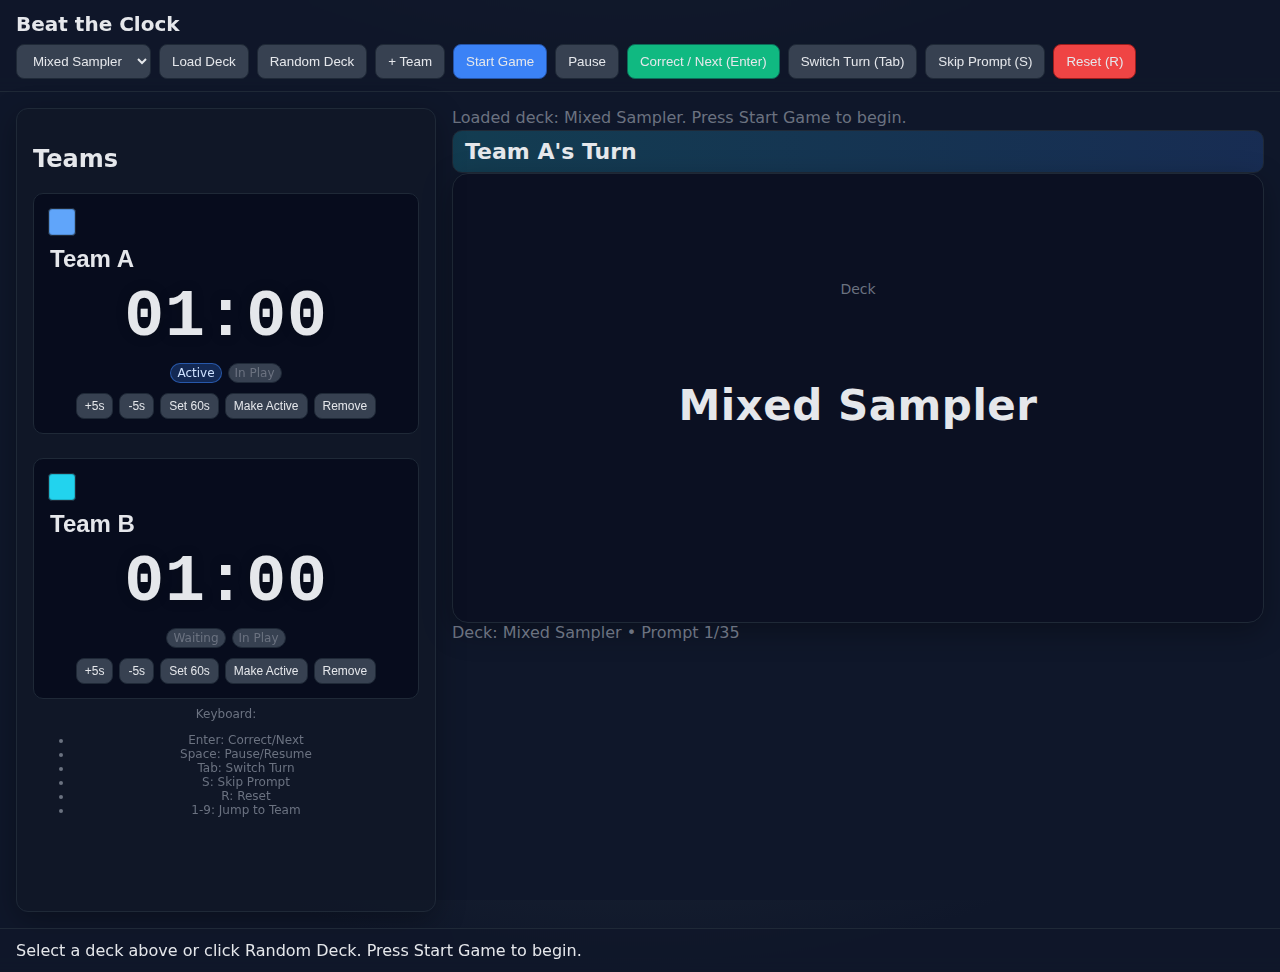
<file: BeatTheClockv2/index.html>
<!DOCTYPE html>
<html lang="en">
  <head>
    <meta charset="utf-8" />
    <title>Beat the Clock</title>
    <meta name="viewport" content="width=device-width, initial-scale=1" />
    <link rel="stylesheet" href="styles.css" />
  </head>
  <body>
    <header class="app-header">
      <h1>Beat the Clock</h1>
      <div class="controls">
        <!-- Deck controls -->
        <select id="deckSelect" title="Choose a deck"></select>
        <button id="btnLoadDeck">Load Deck</button>
        <button id="btnRandomDeck">Random Deck</button>

        <!-- Team/game controls -->
        <button id="btnAddTeam" title="Add a new team">+ Team</button>
        <button id="btnStart" class="primary">Start Game</button>
        <button id="btnPause">Pause</button>
        <button id="btnCorrect" class="success">Correct / Next (Enter)</button>
        <button id="btnSwitch">Switch Turn (Tab)</button>
        <button id="btnSkip">Skip Prompt (S)</button>
        <button id="btnReset" class="danger">Reset (R)</button>
      </div>
    </header>

    <main class="layout">
      <section class="sidebar">
        <h2>Teams</h2>
        <div id="teams"></div>
        <div class="hint">
          Keyboard:
          <ul>
            <li>Enter: Correct/Next</li>
            <li>Space: Pause/Resume</li>
            <li>Tab: Switch Turn</li>
            <li>S: Skip Prompt</li>
            <li>R: Reset</li>
            <li>1-9: Jump to Team</li>
          </ul>
        </div>
      </section>

      <section class="stage">
        <div id="status" class="status"></div>
        <div id="turnBanner" class="turn-banner"></div>
        <div id="prompt" class="prompt">
          <div class="prompt-inner">
            <div id="promptType" class="prompt-type"></div>
            <div id="promptContent" class="prompt-content"></div>
            <div id="promptAnswer" class="prompt-answer"></div>
          </div>
        </div>
        <div class="deck-info"><span id="deckName">Deck: None</span> • <span id="deckCounter">Prompt 0/0</span></div>
      </section>
    </main>

    <footer class="app-footer">
      <div>Select a deck above or click Random Deck. Press Start Game to begin.</div>
    </footer>

    <script src="app.js"></script>
  </body>
</html>
</file>
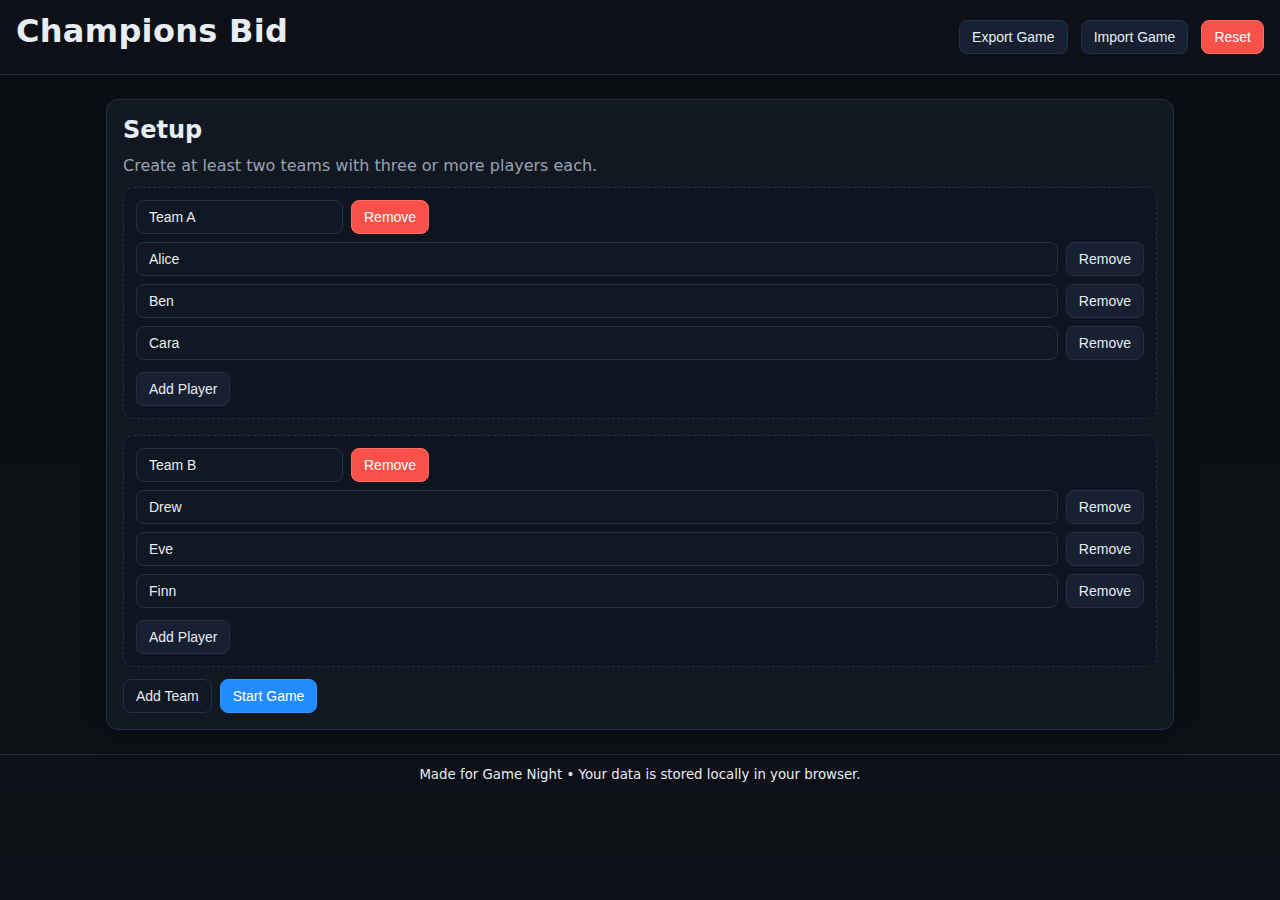
<file: ChampionsBid/index.html>
<!DOCTYPE html>
<html lang="en">
  <head>
    <meta charset="utf-8" />
    <title>Game Night: Champions Bid</title>
    <meta name="viewport" content="width=device-width, initial-scale=1" />
    <link rel="stylesheet" href="./styles.css" />
  </head>
  <body>
    <header class="app-header">
      <h1>Champions Bid</h1>
      <div class="header-actions">
        <button id="btn-export" class="secondary">Export Game</button>
        <button id="btn-import" class="secondary">Import Game</button>
        <input id="import-file" type="file" accept="application/json" hidden />
        <button id="btn-reset" class="danger">Reset</button>
      </div>
    </header>

    <main class="container">
      <!-- Setup -->
      <section id="setup-section" class="card">
        <h2>Setup</h2>
        <p>Create at least two teams with three or more players each.</p>
        <div id="teams-editor" class="teams-editor"></div>
        <div class="setup-actions">
          <button id="btn-add-team">Add Team</button>
          <button id="btn-start" class="primary">Start Game</button>
        </div>
      </section>

      <!-- Scoreboard -->
      <section id="score-section" class="card hidden">
        <div class="scoreboard-header">
          <h2>Scoreboard</h2>
          <div class="score-controls">
            <label>
              Starting team rotation:
              <select id="starting-rotation">
                <option value="round-robin">Round Robin</option>
                <option value="fixed">Fixed (Team 1)</option>
              </select>
            </label>
            <label title="Shows default start value; actual control is on the Listing screen">
              Timer:
              <input id="timer-enabled" type="checkbox" />
              <span id="timer-display" class="timer">01:00</span>
            </label>
            <button id="btn-edit-teams" class="secondary">Edit Teams</button>
          </div>
        </div>
        <div id="scoreboard" class="scoreboard"></div>
      </section>

      <!-- Round controls -->
      <section id="round-section" class="card hidden">
        <h2>Round</h2>
        <div class="round-form">
          <label class="stack">
            Topic/Category
            <input id="topic-input" type="text" placeholder="e.g., Clothing Brands" />
          </label>
          <label class="stack">
            Question (optional)
            <input id="question-input" type="text" placeholder="e.g., Name clothing brands" />
          </label>
        </div>

        <div id="champions-nomination" class="champions"></div>

        <div class="round-actions">
          <button id="btn-start-bidding" class="primary">Start Bidding</button>
        </div>

        <!-- Topic Bank -->
        <section id="topic-bank" class="topic-bank card subtle">
          <div class="topic-bank-header">
            <h3>Topic Bank</h3>
            <div class="bank-controls">
              <input id="bank-search" type="text" placeholder="Search topic/questions..." />
              <select id="bank-category-filter">
                <option value="__all__">All Categories</option>
              </select>
              <button id="btn-bank-random-any" class="secondary">Random Topic + Question</button>
              <button id="btn-bank-random-cat" class="secondary">Random in Category</button>
            </div>
          </div>
          <div id="bank-list" class="bank-list"></div>
        </section>
      </section>

      <!-- Bidding -->
      <section id="bidding-section" class="card hidden">
        <!-- Spotlight -->
        <div class="topic-spotlight">
          <div class="topic-title" id="spotlight-topic-bidding">—</div>
          <div class="topic-question" id="spotlight-question-bidding">—</div>
        </div>

        <div class="bidding-header">
          <h2>Bidding</h2>
          <div>
            <span class="badge" id="badge-starting-team">Starting Team</span>
            <span class="badge" id="badge-active-team">Active Team</span>
          </div>
        </div>

        <div class="bidding-info">
          <div>
            <strong>Topic:</strong> <span id="bidding-topic">—</span><br />
            <strong>Question:</strong> <span id="bidding-question">—</span>
          </div>
          <div class="current-bid">
            <strong>Current Bid:</strong>
            <span id="current-bid-amount">—</span>
            <span id="current-bid-team" class="pill">—</span>
          </div>
        </div>

        <div id="bidding-turn" class="bidding-turn">
          <div class="bidding-controls">
            <button id="btn-bid-plus1">Bid +1</button>
            <div class="inline">
              <label for="bid-custom">Bid custom</label>
              <input id="bid-custom" type="number" min="1" value="1" />
              <button id="btn-bid-custom">Bid</button>
            </div>
            <button id="btn-challenge" class="danger">Challenge</button>
          </div>
          <p class="hint">Initial minimum bid is 1. You may raise by 1 or more. Challenge when you believe the other team cannot reach their bid.</p>
        </div>
      </section>

      <!-- Listing -->
      <section id="listing-section" class="card hidden">
        <!-- Spotlight -->
        <div class="topic-spotlight">
          <div class="topic-title" id="spotlight-topic-listing">—</div>
          <div class="topic-question" id="spotlight-question-listing">—</div>
        </div>

        <div class="listing-header">
          <h2>Listing</h2>
          <div class="listing-meta">
            <div><strong>Challenged Team:</strong> <span id="listing-team" class="pill">—</span></div>
            <div><strong>Must list at least:</strong> <span id="listing-required">—</span></div>
            <div><strong>Topic:</strong> <span id="listing-topic">—</span></div>
          </div>
        </div>

        <!-- Timer controls (manual start + adjustable) -->
        <div class="timer-controls">
          <div class="timer-display-large" id="timer-display-large">01:00</div>
          <div class="timer-controls-row">
            <label class="inline">
              Seconds:
              <input id="timer-seconds-input" type="number" min="5" max="3600" step="5" value="60" />
            </label>
            <button id="btn-timer-start" class="primary">Start Timer</button>
            <button id="btn-timer-pause" class="secondary">Pause</button>
            <button id="btn-timer-reset" class="secondary">Reset</button>
          </div>
          <small class="muted">Beep sounds every second from 10s to 0.</small>
        </div>

        <!-- Counter controls -->
        <div class="counter-controls">
          <label class="inline">
            <input id="counter-enabled" type="checkbox" />
            Use manual counter instead of typing items
          </label>
          <div id="counter-panel" class="counter-panel hidden">
            <div class="counter-display" id="counter-display">0</div>
            <div class="counter-buttons">
              <button id="btn-counter-minus" class="secondary">-1</button>
              <button id="btn-counter-plus" class="primary">+1</button>
              <button id="btn-counter-reset" class="secondary">Reset</button>
            </div>
          </div>
        </div>

        <div class="listing-input" id="listing-typing-area">
          <label class="stack">
            Add item
            <input id="listing-input" type="text" placeholder="Type an item and press Enter" />
          </label>
          <div class="listing-actions">
            <button id="btn-clear-last" class="secondary">Undo Last</button>
            <button id="btn-clear-all" class="secondary">Clear All</button>
          </div>
        </div>

        <div class="listing-body">
          <div class="listing-count">
            <strong>Unique items listed / Count:</strong> <span id="listed-count">0</span>
            <span id="timer-live" class="timer hidden">01:00</span>
          </div>
          <ul id="listed-items" class="chips"></ul>
        </div>

        <div class="listing-footer">
          <button id="btn-complete-success" class="primary">Champion Hit the Number</button>
          <button id="btn-complete-fail" class="danger">Champion Failed</button>
        </div>
      </section>

      <!-- Result -->
      <section id="result-section" class="card hidden">
        <!-- Spotlight -->
        <div class="topic-spotlight">
          <div class="topic-title" id="spotlight-topic-result">—</div>
          <div class="topic-question" id="spotlight-question-result">—</div>
        </div>

        <h2>Round Result</h2>
        <p id="result-summary"></p>

        <div class="forfeit">
          <label class="stack">
            Forfeit for losing team (optional note)
            <input id="forfeit-input" type="text" placeholder="e.g., Sing a song" />
          </label>
        </div>

        <div class="result-actions">
          <button id="btn-next-round" class="primary">Next Round</button>
        </div>
      </section>
    </main>

    <footer class="app-footer">
      <small>Made for Game Night • Your data is stored locally in your browser.</small>
    </footer>

    <script type="module" src="./app.js"></script>
  </body>
</html>
</file>
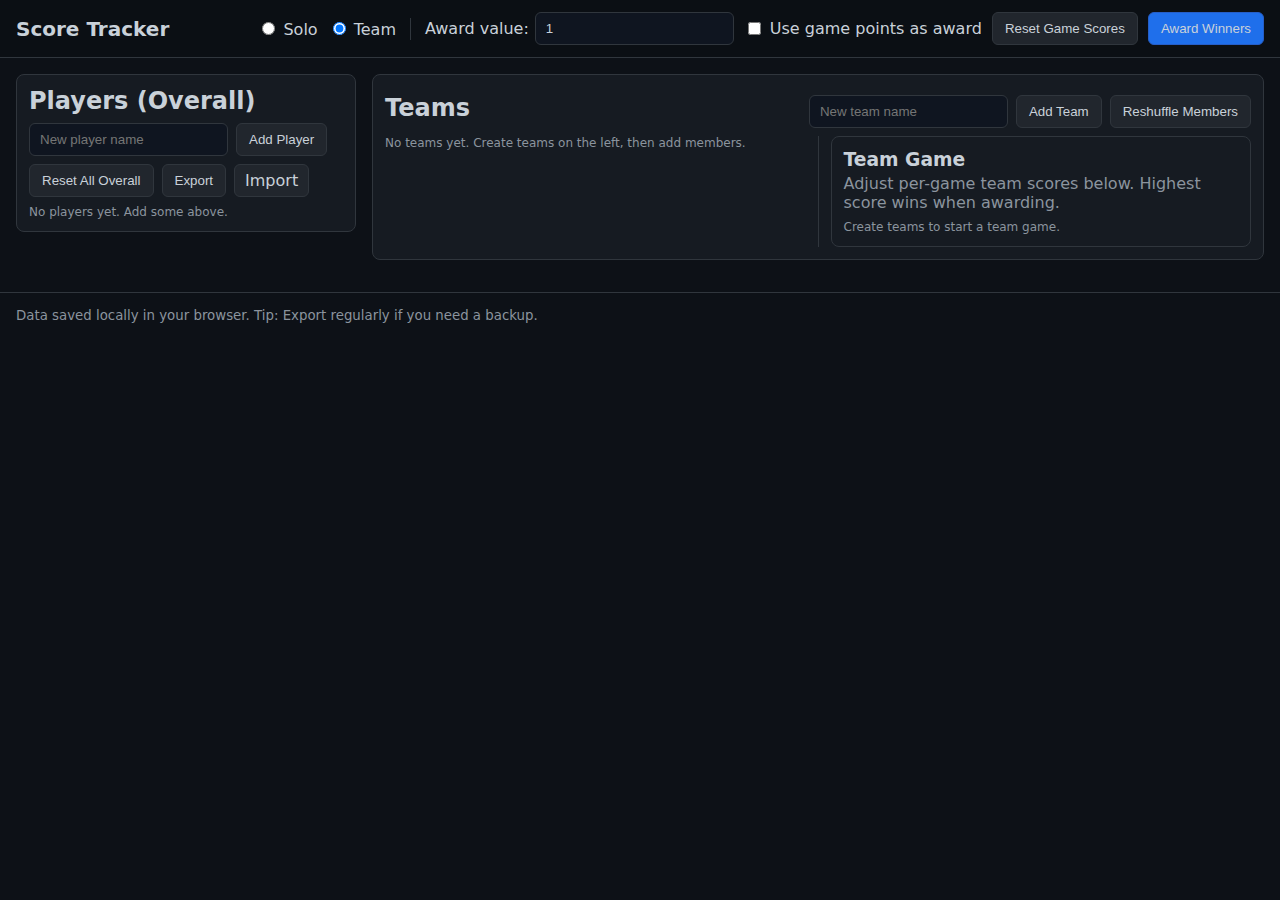
<file: ScoreTracker/index.html>
<!DOCTYPE html>
<html lang="en">
  <head>
    <meta charset="UTF-8" />
    <title>Score Tracker - Players and Teams</title>
    <meta name="viewport" content="width=device-width, initial-scale=1" />
    <link rel="stylesheet" href="./styles.css" />
  </head>
  <body>
    <header class="app-header">
      <h1>Score Tracker</h1>
      <div class="mode-controls">
        <label><input type="radio" name="mode" value="solo" id="modeSolo" /> Solo</label>
        <label><input type="radio" name="mode" value="team" id="modeTeam" checked /> Team</label>
        <span class="divider"></span>
        <label class="inline">
          Award value:
          <input type="number" id="awardValue" min="1" value="1" />
        </label>
        <label class="inline">
          <input type="checkbox" id="useGamePointsAward" />
          Use game points as award
        </label>
        <button id="resetGameBtn" title="Reset current game's scores">Reset Game Scores</button>
        <button id="awardWinnersBtn" class="primary" title="Award overall points to winners and reset game scores">Award Winners</button>
      </div>
    </header>

    <main class="app-main">
      <aside class="sidebar">
        <section class="panel">
          <h2>Players (Overall)</h2>
          <div class="controls">
            <input type="text" id="newPlayerName" placeholder="New player name" />
            <button id="addPlayerBtn">Add Player</button>
          </div>
          <div class="subcontrols">
            <button id="resetAllOverallBtn" title="Set all overall scores to 0">Reset All Overall</button>
            <button id="exportBtn" title="Export state to JSON">Export</button>
            <label for="importFile" class="import-label">Import</label>
            <input type="file" id="importFile" accept="application/json" />
          </div>
          <div id="playersList" class="list players-list"></div>
        </section>
      </aside>

      <section class="content">
        <section class="panel" id="soloPanel" hidden>
          <h2>Solo Game</h2>
          <p class="help">Toggle which players are active for this game. Adjust per-game scores below. Highest score wins when awarding.</p>
          <div class="controls">
            <label><input type="checkbox" id="soloToggleAll" /> Toggle All</label>
          </div>
          <div id="soloGameList" class="list game-list"></div>
        </section>

        <section class="panel" id="teamPanel">
          <div class="panel-header">
            <h2>Teams</h2>
            <div class="controls">
              <input type="text" id="newTeamName" placeholder="New team name" />
              <button id="addTeamBtn">Add Team</button>
              <button id="reshuffleBtn" title="Randomly distribute players into teams">Reshuffle Members</button>
            </div>
          </div>
          <div class="teams-wrapper">
            <div id="teamsList" class="teams-list"></div>
            <div class="divider-vertical"></div>
            <div class="panel">
              <h3>Team Game</h3>
              <p class="help">Adjust per-game team scores below. Highest score wins when awarding.</p>
              <div id="teamGameList" class="list game-list"></div>
            </div>
          </div>
        </section>
      </section>
    </main>

    <footer class="app-footer">
      <small>Data saved locally in your browser. Tip: Export regularly if you need a backup.</small>
    </footer>

    <script src="./app.js"></script>
  </body>
</html>
</file>
<file: BeatTheClockv2/styles.css>
:root {
  --bg: #0f172a;
  --panel: #111827;
  --muted: #6b7280;
  --text: #e5e7eb;
  --accent: #22d3ee;
  --good: #10b981;
  --warn: #f59e0b;
  --bad: #ef4444;
  --active: #3b82f6;
  --border: #1f2937;
  --chip: #374151;
  --shadow: 0 8px 30px rgba(0, 0, 0, 0.3);
}

* {
  box-sizing: border-box;
}
html,
body {
  height: 100%;
}
body {
  margin: 0;
  font-family: ui-sans-serif, system-ui, -apple-system, Segoe UI, Roboto, Ubuntu, Cantarell, Noto Sans, Helvetica Neue, Arial, Apple Color Emoji, Segoe UI Emoji;
  background: radial-gradient(1200px 600px at 50% -200px, #1f2937 0%, var(--bg) 45%);
  color: var(--text);
}

.app-header,
.app-footer {
  padding: 12px 16px;
  border-bottom: 1px solid var(--border);
  background: rgba(15, 23, 42, 0.7);
  backdrop-filter: blur(6px);
}
.app-footer {
  border-top: 1px solid var(--border);
  border-bottom: none;
}

.app-header h1 {
  margin: 0 0 8px 0;
  font-size: 20px;
}
.controls {
  display: flex;
  gap: 8px;
  flex-wrap: wrap;
}

button,
select {
  background: var(--chip);
  color: var(--text);
  border: 1px solid var(--border);
  padding: 8px 12px;
  border-radius: 8px;
  cursor: pointer;
}
button.primary {
  background: var(--active);
  border-color: #2553a5;
}
button.success {
  background: var(--good);
  border-color: #0b6d59;
}
button.danger {
  background: var(--bad);
  border-color: #9b1c1c;
}
button:disabled {
  opacity: 0.5;
  cursor: not-allowed;
}
select {
  cursor: default;
}

/* Layout: stage first, sidebar below (stacked) */
.layout {
  display: grid;
  grid-template-areas:
    "stage"
    "sidebar";
  grid-template-columns: 1fr;
  grid-auto-rows: auto;
  gap: 16px;
  padding: 16px;
}
.stage {
  grid-area: stage;
}
.sidebar {
  grid-area: sidebar;
  background: rgba(17, 24, 39, 0.6);
  border: 1px solid var(--border);
  border-radius: 12px;
  padding: 16px;
  box-shadow: var(--shadow);
  max-height: none;
  overflow: visible;
}

/* Teams grid: place team cards side by side responsively */
#teams {
  display: grid;
  grid-template-columns: repeat(auto-fill, minmax(400px, 1fr));
  gap: 24px;
}

/* Stage */
.status {
  min-height: 22px;
  color: var(--muted);
}

.turn-banner {
  font-size: 22px;
  font-weight: 700;
  /* Default look; inline styles from JS will tint this to the active team color */
  background: linear-gradient(90deg, rgba(34, 211, 238, 0.2), rgba(59, 130, 246, 0.2));
  border: 1px solid var(--border);
  padding: 8px 12px;
  border-radius: 10px;
}

.prompt {
  background: #0b1022;
  border: 1px solid var(--border);
  border-radius: 16px;
  box-shadow: var(--shadow);
  display: grid;
  place-items: center;
  padding: 12px;
  min-height: 50vh;
}
.prompt-inner {
  width: min(900px, 100%);
  text-align: center;
}
.prompt-type {
  color: var(--muted);
  font-size: 14px;
  margin-bottom: 8px;
}
.prompt-content {
  min-height: 200px;
  display: grid;
  place-items: center;
  padding: 8px;
}
.prompt-content .text {
  font-size: clamp(22px, 5vw, 42px);
  font-weight: 800;
  letter-spacing: 0.5px;
}
.prompt-content img {
  max-width: 100%;
  max-height: 55vh;
  object-fit: contain;
  border-radius: 10px;
  border: 1px solid var(--border);
  background: #020617;
}
.prompt-answer {
  margin-top: 10px;
  color: var(--muted);
  font-size: 14px;
}

.deck-info {
  color: var(--muted);
}

/* Team cards: smaller, compact, but timer still biggest */
.team-card {
  display: grid;
  grid-template-columns: 1fr;
  gap: 8px;
  background: rgba(2, 6, 23, 0.6);
  border: 1px solid var(--border);
  border-radius: 10px;
  padding: 10px;
  margin: 0;
}

.team-row {
  display: flex;
  align-items: center;
  gap: 8px;
  flex-wrap: wrap;
}

/* Team color input: compact native color picker */
.team-color-input {
  width: 28px;
  height: 28px;
  padding: 0;
  border: 0;
  background: transparent;
  cursor: pointer;
  border-radius: 6px;
  display: inline-block;
  vertical-align: middle;
}
.team-color-input::-webkit-color-swatch-wrapper {
  padding: 0;
  border-radius: 6px;
}
.team-color-input::-webkit-color-swatch {
  border: 1px solid var(--border, #1f2937);
  border-radius: 6px;
}

/* The clickable preview swatch */
.team-color {
  width: 28px;
  height: 28px;
  border-radius: 4px;
  border: 1px solid var(--border, #1f2937);
  cursor: pointer;
  box-shadow: inset 0 0 0 1px rgba(0, 0, 0, 0.15);
}

.team-name {
  flex: 1;
  font-weight: 800;
  font-size: 24px;
  outline: none;
  background: transparent;
  color: var(--text);
  border: none;
  border-bottom: 1px dashed transparent;
}
.team-name:focus {
  border-bottom: 1px dashed var(--muted);
}

/* Timer: most prominent in a compact card */
.timer {
  order: 3;
  flex-basis: 100%;
  text-align: center;
  font-family: ui-monospace, SFMono-Regular, Menlo, Monaco, Consolas, "Liberation Mono", "Courier New", monospace;
  font-size: clamp(24px, 3.2vw, 60px);
  line-height: 1.05;
  font-weight: 900;
  letter-spacing: 0.5px;
}
.timer.warn {
  color: var(--warn);
}
.timer.danger {
  color: var(--bad);
}

.badges {
  display: flex;
  gap: 6px;
  flex-wrap: wrap;
  justify-content: center;
}
.badge {
  padding: 2px 6px;
  border-radius: 999px;
  background: var(--chip);
  border: 1px solid var(--border);
  color: var(--muted);
  font-size: 12px;
}
.badge.active {
  background: rgba(59, 130, 246, 0.25);
  color: #cfe2ff;
  border-color: #3b82f688;
}
.badge.eliminated {
  background: rgba(239, 68, 68, 0.2);
  color: #fecaca;
  border-color: #ef444480;
}

.team-actions {
  display: flex;
  gap: 6px;
  justify-content: center;
  flex-wrap: wrap;
}
.team-actions button {
  padding: 5px 8px;
  font-size: 12px;
}

/* Hints */
.hint {
  color: var(--muted);
  font-size: 12px;
  margin-top: 8px;
  text-align: center;
}

/* Responsive: stack teams to single column on very narrow screens */
@media (max-width: 560px) {
  #teams {
    grid-template-columns: 1fr;
  }
}

/* === Add to the end of styles.css === */

/* Desktop/layout: put sidebar left of stage, make it taller and scrollable */
@media (min-width: 980px) {
  .layout {
    grid-template-areas: "sidebar stage";
    grid-template-columns: 420px 1fr; /* wider sidebar */
    align-items: start;
  }

  .sidebar {
    position: sticky;
    top: 72px; /* approximate header height; adjust if needed */
    height: calc(100vh - 72px - 24px);
    overflow: auto;
  }

  /* In a narrow sidebar, keep teams in a single column for readability */
  .sidebar #teams {
    grid-template-columns: 1fr !important;
  }

  .stage {
    min-height: calc(100vh - 72px - 24px);
  }
}

/* Enlarge team cards slightly */
.team-card {
  padding: 14px;
  gap: 10px;
}

/* Enlarge timer prominently */
.timer {
  font-size: clamp(36px, 5.2vw, 96px); /* was clamp(24px, 3.2vw, 60px) */
  letter-spacing: 0.8px;
  text-shadow: 0 0 12px rgba(0, 0, 0, 0.25);
}

/* Make warn/danger stand out a bit more */
.timer.warn {
  color: var(--warn);
  text-shadow: 0 0 14px rgba(245, 158, 11, 0.25);
}
.timer.danger {
  color: var(--bad);
  text-shadow: 0 0 14px rgba(239, 68, 68, 0.25);
}
</file>
<file: ChampionsBid/styles.css>
:root {
  --bg: #0b0f14;
  --card: #121821;
  --muted: #98a2b3;
  --text: #e6edf3;
  --primary: #218bff;
  --danger: #f85149;
  --ok: #3fb950;
  --border: #233043;
  --pill: #1f2a3a;
  --chip: #182233;
  --focus: #7aa2f7;
}

* {
  box-sizing: border-box;
}
html,
body {
  height: 100%;
}
body {
  margin: 0;
  font-family: system-ui, -apple-system, Segoe UI, Roboto, Helvetica, Arial, Noto Sans, "Apple Color Emoji", "Segoe UI Emoji";
  background: linear-gradient(180deg, #0b0f14 0%, #0b0f14 40%, #0d1117 100%);
  color: var(--text);
}

.hidden {
  display: none !important;
}

.app-header,
.app-footer {
  display: flex;
  align-items: center;
  justify-content: space-between;
  padding: 12px 16px;
  border-bottom: 1px solid var(--border);
  background: #0d1117;
}
.app-footer {
  border-top: 1px solid var(--border);
  border-bottom: none;
  justify-content: center;
}

.header-actions button {
  margin-left: 8px;
}

.container {
  max-width: 1100px;
  margin: 24px auto;
  padding: 0 16px;
  display: grid;
  gap: 16px;
}
.card {
  background: var(--card);
  border: 1px solid var(--border);
  border-radius: 12px;
  padding: 16px;
  box-shadow: 0 8px 24px rgba(0, 0, 0, 0.25);
}
.card.subtle {
  background: #0f1520;
}

h1,
h2,
h3 {
  margin: 0 0 12px 0;
}
p {
  margin: 6px 0 12px 0;
  color: var(--muted);
}
.hint {
  color: var(--muted);
  font-size: 0.9rem;
}

button,
input,
select {
  background: #0f1722;
  color: var(--text);
  border: 1px solid var(--border);
  border-radius: 8px;
  padding: 8px 12px;
  font-size: 14px;
}
button {
  cursor: pointer;
}
button.primary {
  background: var(--primary);
  border-color: #2b95ff;
  color: #fff;
}
button.danger {
  background: var(--danger);
  border-color: #ff6b64;
  color: #fff;
}
button.secondary {
  background: #172030;
}
button:focus,
input:focus,
select:focus {
  outline: 2px solid var(--focus);
  outline-offset: 1px;
}

.stack {
  display: grid;
  gap: 6px;
}
.inline {
  display: inline-flex;
  align-items: center;
  gap: 8px;
}

.badge {
  display: inline-block;
  background: #1a2333;
  color: #b6c2d2;
  border: 1px solid var(--border);
  padding: 2px 8px;
  border-radius: 999px;
  font-size: 12px;
}
.pill {
  display: inline-block;
  background: var(--pill);
  padding: 2px 8px;
  border-radius: 999px;
  border: 1px solid var(--border);
}

.scoreboard {
  display: grid;
  grid-template-columns: repeat(auto-fit, minmax(220px, 1fr));
  gap: 12px;
}
.scoreboard .team {
  background: #0f1520;
  border: 1px solid var(--border);
  border-radius: 10px;
  padding: 12px;
}
.team-header {
  display: flex;
  align-items: center;
  justify-content: space-between;
}
.team-name {
  font-weight: 600;
}
.team-score {
  font-size: 1.4rem;
  font-weight: 700;
}

.teams-editor {
  display: grid;
  gap: 16px;
}
.team-editor {
  border: 1px dashed var(--border);
  border-radius: 10px;
  padding: 12px;
  background: #0f1520;
}
.team-editor-header {
  display: flex;
  align-items: center;
  gap: 8px;
}
.players {
  display: grid;
  gap: 8px;
  margin-top: 8px;
}
.player-row {
  display: flex;
  gap: 8px;
}
.player-row input {
  flex: 1;
}

.setup-actions,
.round-actions,
.result-actions,
.listing-actions {
  display: flex;
  gap: 8px;
  margin-top: 12px;
}

.scoreboard-header {
  display: flex;
  align-items: center;
  justify-content: space-between;
}
.score-controls {
  display: flex;
  align-items: center;
  gap: 12px;
}

.champions {
  display: grid;
  grid-template-columns: repeat(auto-fit, minmax(260px, 1fr));
  gap: 12px;
  margin-top: 8px;
}
.champion-card {
  background: #0f1520;
  border: 1px solid var(--border);
  padding: 12px;
  border-radius: 10px;
}
.champion-card select,
.champion-card .line {
  width: 100%;
}
.champion-card .line {
  display: flex;
  gap: 8px;
  align-items: center;
}

.bidding-header {
  display: flex;
  align-items: center;
  justify-content: space-between;
}
.bidding-info {
  display: flex;
  align-items: center;
  justify-content: space-between;
  gap: 12px;
  flex-wrap: wrap;
}
.current-bid {
  display: flex;
  align-items: center;
  gap: 8px;
}
.bidding-turn {
  margin-top: 8px;
}
.bidding-controls {
  display: flex;
  align-items: center;
  gap: 8px;
  flex-wrap: wrap;
}

.listing-header {
  display: flex;
  align-items: center;
  justify-content: space-between;
}
.listing-meta {
  display: flex;
  gap: 12px;
  align-items: center;
  flex-wrap: wrap;
}
.listing-input {
  display: grid;
  gap: 8px;
  margin-top: 8px;
}
.listing-body {
  margin-top: 8px;
}
.listing-count {
  display: flex;
  align-items: center;
  gap: 12px;
}
.chips {
  display: flex;
  flex-wrap: wrap;
  gap: 6px;
  padding-left: 0;
  list-style: none;
}
.chips li {
  background: var(--chip);
  border: 1px solid var(--border);
  border-radius: 999px;
  padding: 4px 10px;
  display: inline-flex;
  gap: 6px;
  align-items: center;
}
.chips li .x {
  cursor: pointer;
  opacity: 0.8;
}
.timer {
  padding: 2px 8px;
  border-radius: 999px;
  background: #1b283d;
  border: 1px solid var(--border);
}

.forfeit {
  margin-top: 8px;
}

.app-header h1 {
  font-weight: 800;
  letter-spacing: 0.3px;
}

/* Topic Bank */
.topic-bank {
  margin-top: 16px;
}
.topic-bank-header {
  display: flex;
  align-items: center;
  justify-content: space-between;
  gap: 12px;
  flex-wrap: wrap;
}
.bank-controls {
  display: flex;
  gap: 8px;
  align-items: center;
  flex-wrap: wrap;
}
.bank-list {
  display: grid;
  gap: 8px;
  margin-top: 12px;
}
.bank-category {
  border: 1px solid var(--border);
  border-radius: 10px;
  background: #0b1320;
  padding: 8px 0;
}
.bank-category summary {
  cursor: pointer;
  list-style: none;
  padding: 8px 12px;
  display: flex;
  justify-content: space-between;
  align-items: center;
}
.bank-category summary::-webkit-details-marker {
  display: none;
}
.bank-category .count {
  color: var(--muted);
  font-size: 12px;
}
.bank-category ul {
  margin: 6px 0 8px 20px;
  padding-left: 0;
  list-style: disc;
}
.bank-category li {
  margin: 4px 0;
  display: flex;
  align-items: center;
  justify-content: space-between;
  gap: 12px;
}
.bank-category .q {
  flex: 1;
}
.bank-category .use-btn {
  white-space: nowrap;
}

/* Topic spotlight banner */
.topic-spotlight {
  border: 1px solid var(--border);
  border-radius: 12px;
  background: linear-gradient(180deg, #0e1626 0%, #0d1422 100%);
  padding: 12px;
  margin-bottom: 12px;
  text-align: center;
}
.topic-spotlight .topic-title {
  font-size: 1.6rem;
  font-weight: 800;
  letter-spacing: 0.2px;
}
.topic-spotlight .topic-question {
  margin-top: 6px;
  font-size: 1.15rem;
  color: #c9d4e5;
}

/* Manual counter */
.counter-controls {
  margin-top: 8px;
  display: grid;
  gap: 8px;
}
.counter-panel {
  border: 1px dashed var(--border);
  border-radius: 12px;
  padding: 12px;
  background: #0f1520;
  display: grid;
  gap: 10px;
  align-items: center;
  justify-items: center;
}
.counter-display {
  font-size: 2.4rem;
  font-weight: 800;
}
.counter-buttons {
  display: flex;
  gap: 8px;
  flex-wrap: wrap;
}

/* Timer controls */
.timer-controls {
  margin-top: 10px;
  border: 1px dashed var(--border);
  border-radius: 12px;
  padding: 12px;
  background: #0f1520;
  display: grid;
  gap: 8px;
}
.timer-display-large {
  font-size: 2.2rem;
  font-weight: 800;
  text-align: center;
}
.timer-controls-row {
  display: flex;
  gap: 8px;
  align-items: center;
  flex-wrap: wrap;
}
</file>
<file: ScoreTracker/styles.css>
:root {
  --bg: #0d1117;
  --panel: #161b22;
  --text: #c9d1d9;
  --muted: #8b949e;
  --accent: #1f6feb;
  --accent-2: #3fb950;
  --danger: #da3633;
  --border: #30363d;
  --yellow: #d29922;
  --orange: #f0883e;
}

* {
  box-sizing: border-box;
}

body {
  margin: 0;
  font-family: system-ui, -apple-system, Segoe UI, Roboto, Ubuntu, Cantarell, "Noto Sans", "Helvetica Neue", Arial, "Apple Color Emoji", "Segoe UI Emoji";
  background: var(--bg);
  color: var(--text);
  font-size: 16px; /* slight bump for readability */
}

.app-header {
  display: flex;
  align-items: center;
  justify-content: space-between;
  padding: 12px 16px;
  border-bottom: 1px solid var(--border);
  background: #0b0f14;
  position: sticky;
  top: 0;
  z-index: 10;
}

.app-header h1 {
  margin: 0;
  font-size: 20px;
}

.mode-controls {
  display: flex;
  align-items: center;
  gap: 10px;
  flex-wrap: wrap;
}

.inline {
  display: inline-flex;
  align-items: center;
  gap: 6px;
}

.divider {
  width: 1px;
  height: 22px;
  background: var(--border);
  margin: 0 4px;
}

.app-main {
  display: grid;
  grid-template-columns: 340px 1fr; /* slightly wider sidebar */
  gap: 16px;
  padding: 16px;
}

.sidebar {
  position: sticky;
  top: 64px;
  align-self: start;
}

.panel {
  background: var(--panel);
  border: 1px solid var(--border);
  border-radius: 8px;
  padding: 12px;
}

.panel h2,
.panel h3 {
  margin: 0 0 8px 0;
}

.panel-header {
  display: flex;
  align-items: center;
  justify-content: space-between;
  gap: 12px;
}

.controls,
.subcontrols {
  display: flex;
  align-items: center;
  gap: 8px;
  margin: 8px 0;
  flex-wrap: wrap;
}

.help {
  color: var(--muted);
  margin-top: -4px;
  margin-bottom: 8px;
}

input[type="text"],
input[type="number"],
select {
  background: #0f1520;
  color: var(--text);
  border: 1px solid var(--border);
  border-radius: 6px;
  padding: 8px 10px; /* slightly larger */
}

button {
  background: #21262d;
  color: var(--text);
  border: 1px solid var(--border);
  border-radius: 6px;
  padding: 8px 12px; /* slightly larger */
  cursor: pointer;
  font-weight: 500;
}
button:hover {
  filter: brightness(1.1);
}
button.primary {
  background: var(--accent);
  border-color: #265ec7;
}
button.danger {
  background: #351718;
  color: #ffb3b3;
  border-color: #592b2c;
}
button.link {
  background: transparent;
  border: none;
  padding: 2px 4px;
  color: var(--accent);
  cursor: pointer;
}
button.link:hover {
  text-decoration: underline;
}

.color-input {
  inline-size: 32px;
  block-size: 28px;
  padding: 0;
  border-radius: 4px;
  border: 1px solid var(--border);
  background: transparent;
}

.list {
  display: flex;
  flex-direction: column;
  gap: 10px; /* slightly larger gap */
}

.row {
  display: grid;
  grid-template-columns: 1fr auto;
  gap: 8px;
  align-items: center;
  padding: 10px; /* slightly larger */
  border: 1px solid var(--border);
  border-radius: 8px;
  background: #0f141a;
  font-size: 16px; /* slightly larger text in rows */
}

.row-content {
  display: flex;
  align-items: center;
  gap: 10px;
  flex-wrap: wrap;
}

.badge {
  background: #24324a;
  color: #a4c4ff;
  border: 1px solid #2f3f59;
  padding: 3px 8px;
  border-radius: 999px;
  font-size: 14px; /* bigger badges */
  font-weight: 600;
}

.score-controls {
  display: inline-flex;
  align-items: center;
  gap: 6px;
}

.score {
  min-width: 44px; /* bigger score bubble */
  text-align: center;
  font-weight: 800;
  padding: 4px 8px;
  border-radius: 6px;
  background: #141a23;
  border: 1px solid var(--border);
  font-size: 18px; /* larger score number */
}

.small {
  font-size: 12px;
  color: var(--muted);
}

.row-actions {
  display: inline-flex;
  align-items: center;
  gap: 8px;
  flex-wrap: wrap;
}

.players-list .row {
  grid-template-columns: 1fr auto;
}

.players-list .name {
  font-weight: 700;
  letter-spacing: 0.2px;
}

.game-list .row {
  grid-template-columns: 1fr auto;
}

.checkbox {
  display: inline-flex;
  align-items: center;
  gap: 6px;
}

.teams-wrapper {
  display: grid;
  grid-template-columns: 1fr 1px 1fr;
  gap: 12px;
}

.divider-vertical {
  background: var(--border);
  width: 1px;
}

.team-card {
  border: 1px solid var(--border);
  border-radius: 8px;
  padding: 10px;
  background: #0f141a;
}

.team-card h4 {
  margin: 0 0 6px 0;
  font-size: 18px; /* slightly bigger */
}

.team-members {
  display: flex;
  flex-wrap: wrap;
  gap: 6px;
}

.tag {
  display: inline-flex;
  align-items: center;
  gap: 6px;
  background: #18202e;
  border: 1px solid var(--border);
  border-radius: 999px;
  padding: 2px 8px;
}

.tag button {
  border: none;
  background: transparent;
  color: var(--muted);
  padding: 0;
  cursor: pointer;
}

.import-label {
  background: #21262d;
  border: 1px solid var(--border);
  color: var(--text);
  border-radius: 6px;
  padding: 6px 10px;
  cursor: pointer;
}
#importFile {
  display: none;
}

.app-footer {
  padding: 12px 16px;
  color: var(--muted);
  border-top: 1px solid var(--border);
  margin-top: 16px;
}

/* Accessibility: buttons on colored cards should remain visible */
.row.colored button,
.team-card.colored button {
  filter: brightness(0.95);
}
</file>
